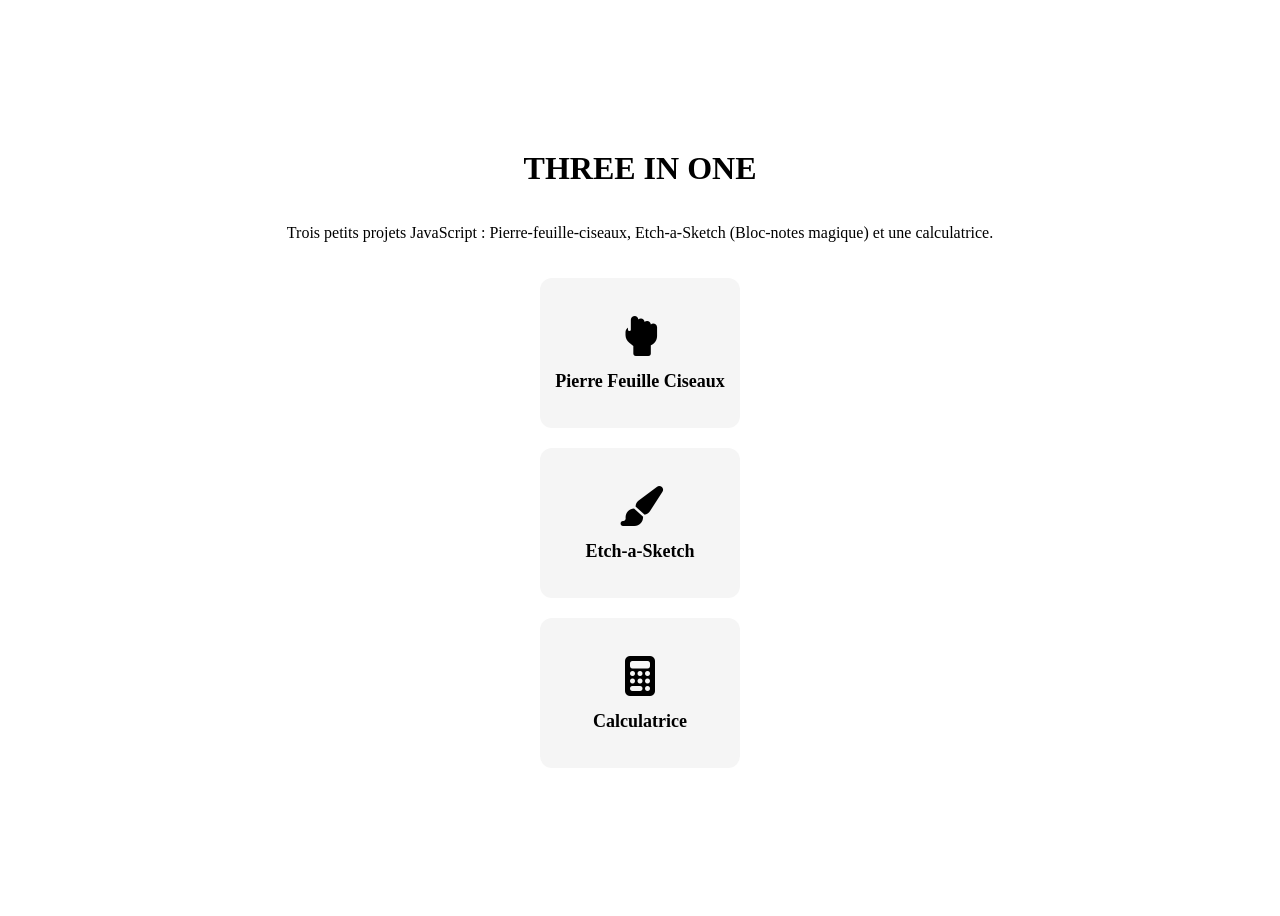
<file: index.html>
<!DOCTYPE html>
<html lang="en">

<head>
    <meta charset="UTF-8" />
    <meta name="viewport" content="width=device-width, initial-scale=1.0">
    <title>Mes Mini-Jeux</title>
    <link rel="stylesheet" href="https://cdnjs.cloudflare.com/ajax/libs/font-awesome/6.5.0/css/all.min.css">
    <link rel="stylesheet" href="./style.css" />
</head>

<body>
    <main>
        <h1>THREE IN ONE</h1>
        <p>Trois petits projets JavaScript : Pierre-feuille-ciseaux, Etch-a-Sketch (Bloc-notes magique) et une calculatrice.</p>
        <nav class="games-grid">
            <a href="./pierre_feuille_ciseaux/index.html" class="card">
                <span class="icon"><i class="fas fa-hand-rock"></i></span>
                <span class="title">Pierre Feuille Ciseaux</span>
            </a>
            <a href="./etch_a_sketch/index.html" class="card">
                <span class="icon"><i class="fas fa-paint-brush"></i></span>
                <span class="title">Etch-a-Sketch</span>
            </a>
            <a href="./calculatrice/index.html" class="card">
                <span class="icon"><i class="fas fa-calculator"></i></span>
                <span class="title">Calculatrice</span>
            </a>
        </nav>
    </main>
</body>

</html>
</file>
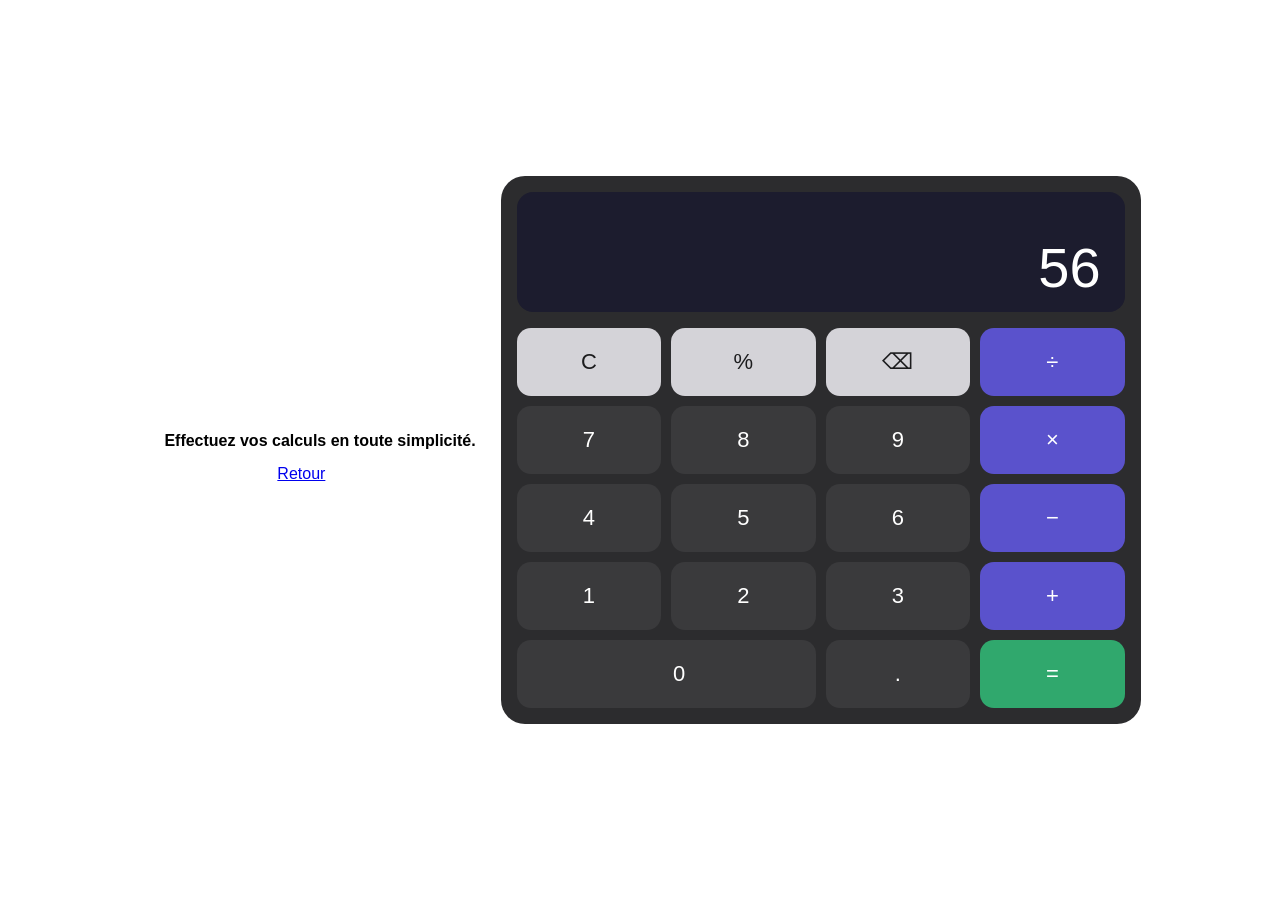
<file: calculatrice/index.html>
<!DOCTYPE html>
<html lang="fr">

<head>
    <meta charset="UTF-8">
    <meta name="viewport" content="width=device-width, initial-scale=1.0">
    <title>Calculatrice</title>
    <link rel="stylesheet" href="./style.css" />
    <script src="./script.js" defer></script>
</head>

<body>
    <main>
        <div style="display: flex; flex-direction: column; margin: 10px; align-items: center;">
            <h4 style="margin: 15px;">Effectuez vos calculs en toute simplicité.</h4>
            <a href="../index.html" style="width: 25%;">Retour</a>
        </div>
        <div class="calc-container">
            <div class="screen">
                <div class="screen-expression"></div>
                <div class="screen-result">56</div>
            </div>

            <button value="C" class="btn btn-light">C</button>
            <button value="%" class="btn btn-light">%</button>
            <button value="⌫" class="btn btn-light">⌫</button>
            <button value="/" class="btn btn-operator">÷</button>

            <button value="7" class="btn btn-dark">7</button>
            <button value="8" class="btn btn-dark">8</button>
            <button value="9" class="btn btn-dark">9</button>
            <button value="*" class="btn btn-operator">×</button>

            <button value="4" class="btn btn-dark">4</button>
            <button value="5" class="btn btn-dark">5</button>
            <button value="6" class="btn btn-dark">6</button>
            <button value="-" class="btn btn-operator">−</button>

            <button value="1" class="btn btn-dark">1</button>
            <button value="2" class="btn btn-dark">2</button>
            <button value="3" class="btn btn-dark">3</button>
            <button value="+" class="btn btn-operator">+</button>

            <button value="0" class="btn btn-dark btn-zero">0</button>
            <button value="." class="btn btn-dark">.</button>
            <button value="=" class="btn btn-equals">=</button>
        </div>
    </main>
</body>

</html>
</file>
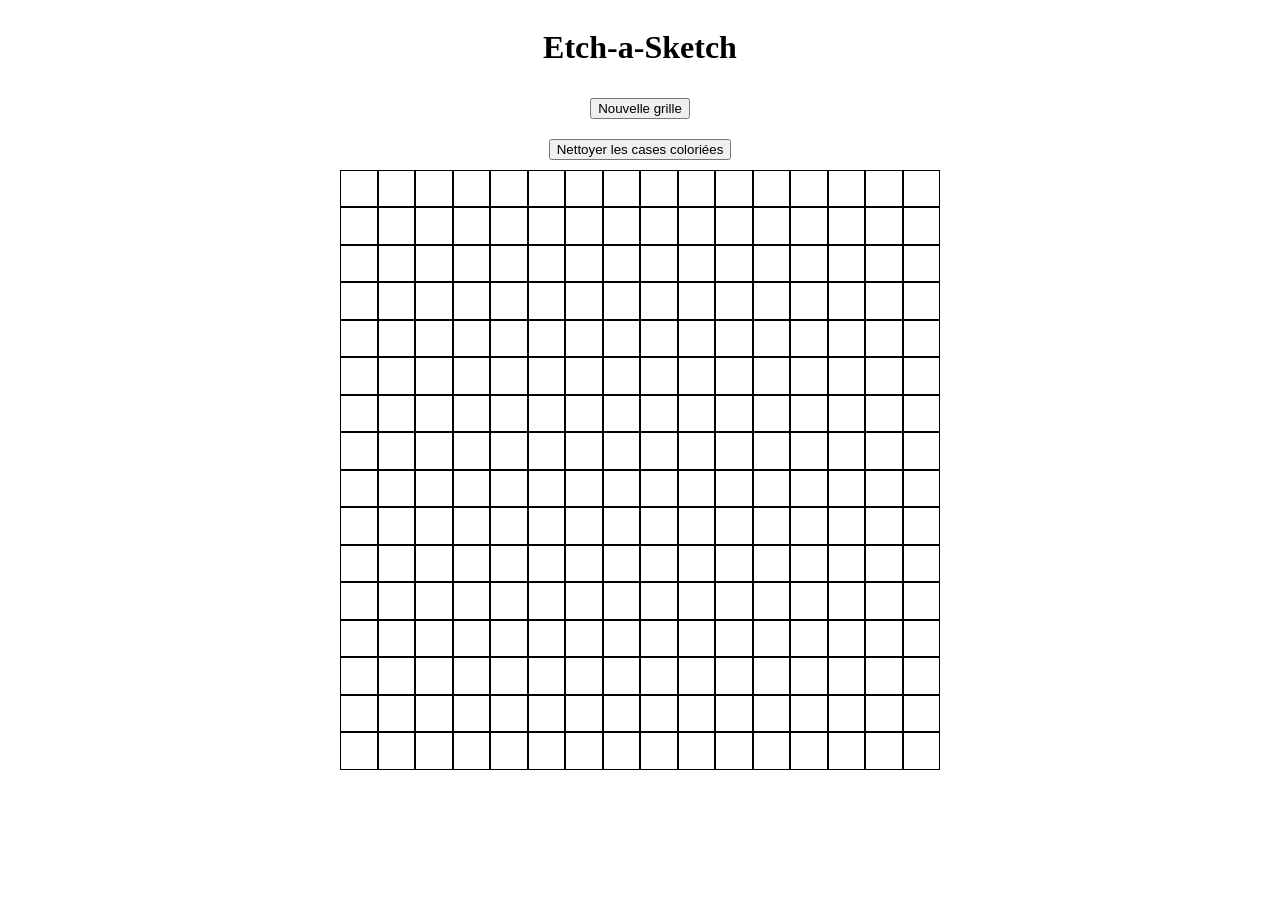
<file: etch_a_sketch/index.html>
<!DOCTYPE html>
<html lang="en">

<head>
    <meta charset="UTF-8">
    <meta name="viewport" content="width=device-width, initial-scale=1.0">
    <title>Etch-a-Sketch</title>
    <link rel="stylesheet" href="./style.css" />
    <script src="./script.js" defer></script>
</head>

<body>
    <main>
        <h1>Etch-a-Sketch</h1>
        <button id="newGridButton">Nouvelle grille</button>
        <button id="newGridButton">Nettoyer les cases coloriées</button>
        <div class="flex-container">

        </div>
    </main>
</body>

</html>
</file>
<file: style.css>
main {
    display: flex;
    flex-direction: column;
    height: 100vh;
    justify-content: center;
    align-items: center;
}

.games-grid {
    display: grid;
    grid-template-columns: repeat(auto-fit, minmax(200px, 1fr));
    gap: 20px;
    padding: 20px;
}

.card {
    display: flex;
    flex-direction: column;
    justify-content: center;
    align-items: center;
    text-decoration: none;
    background-color: #f5f5f5;
    border-radius: 12px;
    height: 150px;
    font-size: 18px;
    color: black;
    transition: transform 0.2s, box-shadow 0.2s;
}

.card:hover {
    transform: scale(1.05);
    box-shadow: 0 10px 20px rgba(0, 0, 0, 0.2);
}

.icon {
    font-size: 40px;
    margin-bottom: 10px;
}

.title {
    font-weight: bold;
}
</file>
<file: calculatrice/style.css>
* {
    margin: 0;
    padding: 0;
    box-sizing: border-box;
}

body {
    min-height: 100vh;
    display: flex;
    justify-content: center;
    align-items: center;
    /* background-color: #1c1c1e; */
    font-family: "Segoe UI", sans-serif;
}

main {
    display: flex;
    justify-content: center;
    align-items: center;
}

.calc-container {
    display: grid;
    min-width: 320px;
    width: 50vw;
    background-color: #2c2c2e;
    border-radius: 24px;
    padding: 16px;
    grid-template-columns: repeat(4, 1fr);
    gap: 10px;
    overflow: hidden;
}

/* Écran */
.screen {
    grid-column: 1 / 5;
    background-color: #1c1c2e;
    border-radius: 16px;
    padding: 20px 24px 16px;
    display: flex;
    flex-direction: column;
    align-items: flex-end;
    justify-content: flex-end;
    min-height: 120px;
    margin-bottom: 6px;
}

.screen-expression {
    font-size: 18px;
    color: #8e8ea0;
    margin-bottom: 8px;
    letter-spacing: 0.5px;
}

.screen-result {
    font-size: 56px;
    font-weight: 300;
    color: #ffffff;
    line-height: 1;
}

/* Boutons de base */
.btn {
    border: none;
    border-radius: 14px;
    font-size: 22px;
    font-weight: 400;
    cursor: pointer;
    padding: 0;
    height: 68px;
    display: flex;
    align-items: center;
    justify-content: center;
    transition: filter 0.1s ease, transform 0.08s ease;
    user-select: none;
}

.btn:active {
    filter: brightness(1.3);
    transform: scale(0.95);
}

/* Boutons clairs (C, +/-, %) */
.btn-light {
    background-color: #d4d3d8;
    color: #1c1c1e;
}

.btn-light:hover {
    background-color: #e0dfe4;
}

/* Boutons sombres (chiffres) */
.btn-dark {
    background-color: #3a3a3c;
    color: #ffffff;
}

.btn-dark:hover {
    background-color: #48484a;
}

/* Boutons opérateurs (÷, ×, −, +) */
.btn-operator {
    background-color: #5a52cc;
    color: #ffffff;
}

.btn-operator:hover {
    background-color: #6b63d9;
}

/* Bouton égal */
.btn-equals {
    background-color: #30a86d;
    color: #ffffff;
}

.btn-equals:hover {
    background-color: #38c07c;
}

/* Bouton 0 (occupe 2 colonnes) */
.btn-zero {
    grid-column: span 2;
    justify-content: center;
    padding-left: 26px;
}
</file>
<file: etch_a_sketch/style.css>
main {
    display: flex;
    flex-direction: column;
    align-items: center;
}

#newGridButton {
    margin: 10px;
}

.flex-container {
    display: flex;
    flex-wrap: wrap;
    width: 60vw;
    height: 60vw;
    max-width: 600px;
    max-height: 600px;
}

.flex-item {
    border: 1px solid black;
    box-sizing: border-box;
}

.colored {
    background-color: blue;
}
</file>
